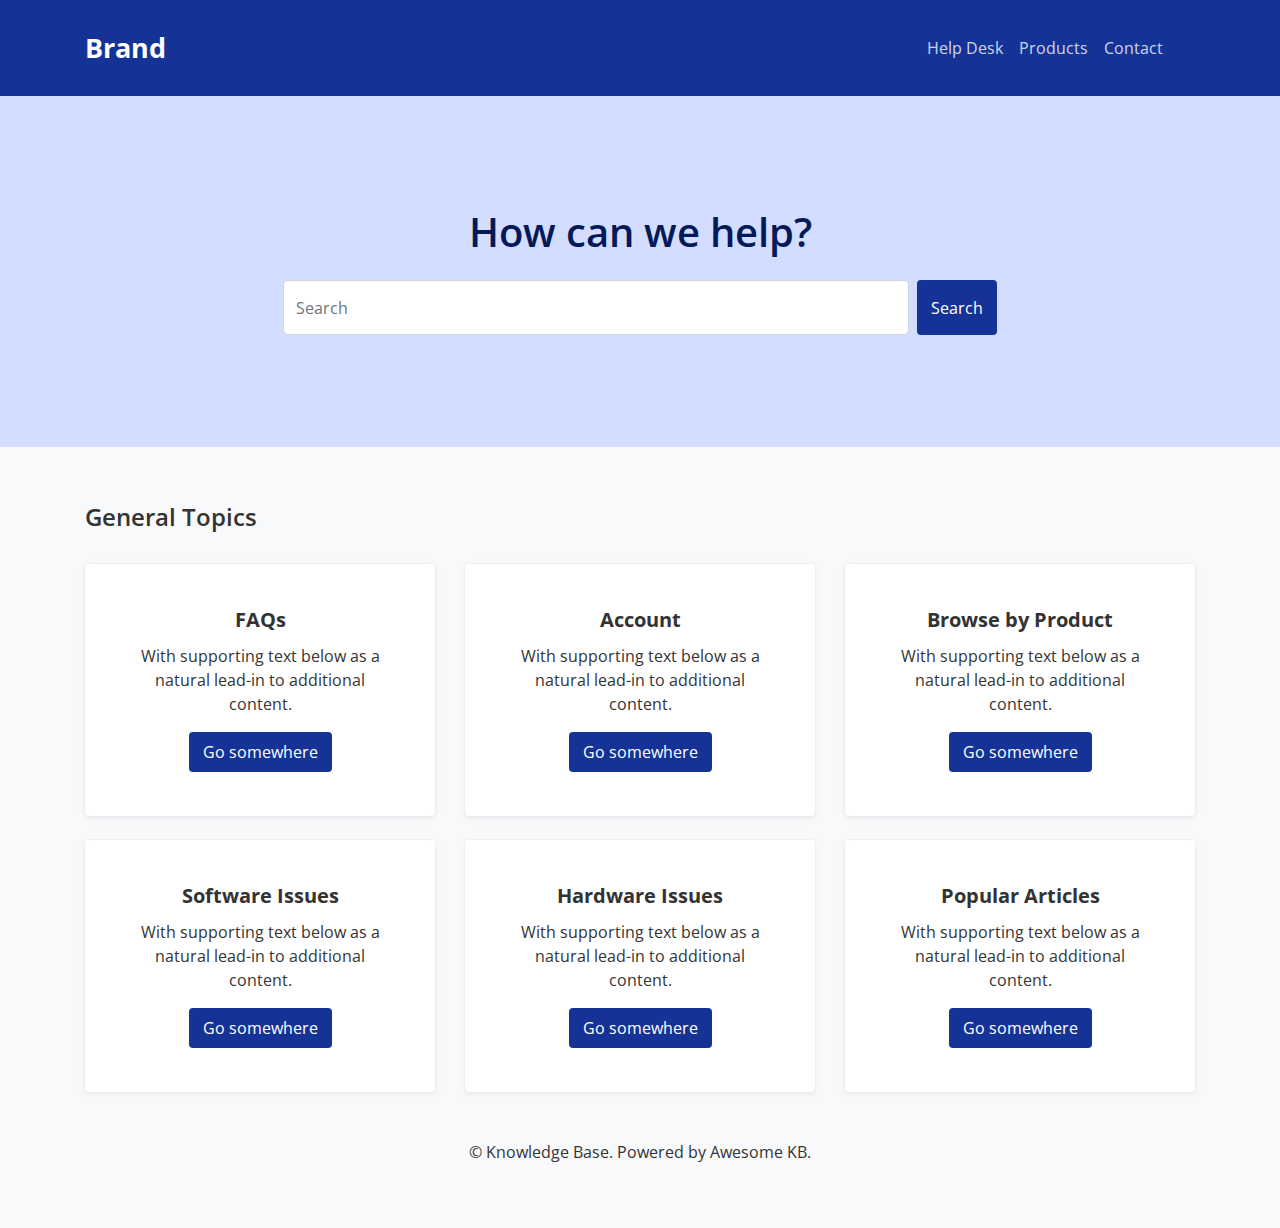
<file: index.html>
<!DOCTYPE html>
<html lang="en">
<head>
    <meta charset="UTF-8">
    <meta name="viewport" content="width=device-width, initial-scale=1.0">
    <link rel="stylesheet" href="https://stackpath.bootstrapcdn.com/bootstrap/4.4.1/css/bootstrap.min.css" integrity="sha384-Vkoo8x4CGsO3+Hhxv8T/Q5PaXtkKtu6ug5TOeNV6gBiFeWPGFN9MuhOf23Q9Ifjh" crossorigin="anonymous">
    <link rel = "stylesheet" href = "css/style.css">
    <link href="https://fonts.googleapis.com/css?family=Open+Sans:400,700&display=swap" rel="stylesheet"> 

    <title>Knowledge Base</title>
</head>
<body class = "bg-light">
    <nav class = "p-1 navbar navbar-dark navbar-expand-lg navbar-default" role = "navigation">
        <div class = "container">
            <a class = "navbar-brand" href = "#">Brand</a>
            <button class="navbar-toggler" type="button" data-toggle="collapse" data-target="#navbarNav" aria-controls="navbarNav" aria-expanded="false" aria-label="Toggle navigation">
                <span class="navbar-toggler-icon"></span>
            </button>
            <div class="collapse navbar-collapse justify-content-end" id="navbarNav">
                <ul class = "menu navbar-nav nav text-center p-4">
                    <li class = "nav-item"><a class = "nav-link" href = "category-slug.html">Help Desk<span class="sr-only">(current)</span></a></li>
                    <li class = "nav-item"><a class = "nav-link" href = "#">Products</a></li>
                    <li class = "nav-item"><a class = "nav-link" href = "#">Contact</a></li>
                </ul>
            </div>
        </div>
    </nav>
    <header id = "search-docs" class = "jumbotron jumbotron-fluid">
        <div class="container text-center p-5">
            <h1>How can we help?</h1>
            
            <form class="form-inline justify-content-center pt-3">
                <input class="form-control mr-sm-2" type="search" placeholder="Search" aria-label="Search">
                <button class="btn my-2 my-sm-0" type="submit">Search</button>
            </form> 
            
        </div>
        <!--Background-->
        <!--Text-->
    </header>
    <section id = "content-area" class = "container pt-4 pb-4 ">
        <!--Header Text-->
        <h4 class = "pb-4">General Topics</h4>
        
        <section class = "category-list">
            <div class="row text-center">
                <div class="col-sm-12 col-md-6 col-lg-4 pb-4">
                  <div class="card p-4">
                    <div class="card-body">
                      <h5 class="card-title">FAQs</h5>
                      <p class="card-text">With supporting text below as a natural lead-in to additional content.</p>
                      <a href="#" class="btn btn-primary">Go somewhere</a>
                    </div>
                  </div>
                </div>
                <div class="col-sm-12 col-md-6 col-lg-4 pb-4">
                  <div class="card p-4">
                    <div class="card-body">
                      <h5 class="card-title">Account</h5>
                      <p class="card-text">With supporting text below as a natural lead-in to additional content.</p>
                      <a href="#" class="btn btn-primary">Go somewhere</a>
                    </div>
                  </div>
                </div>
                <div class="col-sm-12 col-md-6 col-lg-4 pb-4">
                    <div class="card p-4">
                      <div class="card-body">
                        <h5 class="card-title">Browse by Product</h5>
                        <p class="card-text">With supporting text below as a natural lead-in to additional content.</p>
                        <a href="#" class="btn btn-primary">Go somewhere</a>
                      </div>
                    </div>
                  </div>
                  <div class="col-sm-12 col-md-6 col-lg-4 pb-4">
                    <div class="card p-4">
                      <div class="card-body">
                        <h5 class="card-title">Software Issues</h5>
                        <p class="card-text">With supporting text below as a natural lead-in to additional content.</p>
                        <a href="#" class="btn btn-primary">Go somewhere</a>
                      </div>
                    </div>
                  </div>
                  <div class="col-sm-12 col-md-6 col-lg-4 pb-4">
                    <div class="card p-4">
                      <div class="card-body">
                        <h5 class="card-title">Hardware Issues</h5>
                        <p class="card-text">With supporting text below as a natural lead-in to additional content.</p>
                        <a href="#" class="btn btn-primary">Go somewhere</a>
                      </div>
                    </div>
                  </div>
                  <div class="col-sm-12 col-md-6 col-lg-4 pb-4">
                    <div class="card p-4">
                      <div class="card-body">
                        <h5 class="card-title">Popular Articles</h5>
                        <p class="card-text">With supporting text below as a natural lead-in to additional content.</p>
                        <a href="#" class="btn btn-primary">Go somewhere</a>
                      </div>
                    </div>
                  </div>
              </div>
        </section>
        <!--Header Text-->
        
        <!--Grid for cards; check out https://getbootstrap.com/docs/4.4/components/card/ -->
    </section>
    <footer class = "footer container text-center pb-5">
      <p>&copy; Knowledge Base. Powered by Awesome KB. </p>
    </footer>

    <script src="https://code.jquery.com/jquery-3.4.1.slim.min.js" integrity="sha384-J6qa4849blE2+poT4WnyKhv5vZF5SrPo0iEjwBvKU7imGFAV0wwj1yYfoRSJoZ+n" crossorigin="anonymous"></script>
    <script src="https://cdn.jsdelivr.net/npm/popper.js@1.16.0/dist/umd/popper.min.js" integrity="sha384-Q6E9RHvbIyZFJoft+2mJbHaEWldlvI9IOYy5n3zV9zzTtmI3UksdQRVvoxMfooAo" crossorigin="anonymous"></script>
    <script src="https://stackpath.bootstrapcdn.com/bootstrap/4.4.1/js/bootstrap.min.js" integrity="sha384-wfSDF2E50Y2D1uUdj0O3uMBJnjuUD4Ih7YwaYd1iqfktj0Uod8GCExl3Og8ifwB6" crossorigin="anonymous"></script>  
</body>
</html>
</file>
<file: css/style.css>
/*Theme Name: Knowledge Base
Author: Brie Brie
*/
/*Color Vars */
/*-------------------------------------------------------------------
>>>>>>>>>>>>TABLE OF CONTENTS:
---------------------------------------------------------------------

Navigation Bar
Front Page (index.html)
KB Article Template (article.html)
Media Queries

------------------------------------------------------------------*/
* {
  margin: 0;
  padding: 0;
  -webkit-box-sizing: border-box;
          box-sizing: border-box;
}

body {
  font-family: 'Open Sans', sans-serif;
  color: #333;
}

h1, h2, h3, h4, h5, h6 {
  font-weight: bold;
}

.btn {
  border: 2px solid #153397;
  background-color: #153397;
  color: white;
  -webkit-transition: 0.3s;
  transition: 0.3s;
}

.btn:hover {
  background-color: #041957;
  color: white;
  border: 2px solid #041957;
}

/*-------------------------Navigation Bar------------------------------------*/
.top-nav {
  list-style: none;
}

.top-nav a {
  color: rgba(255, 255, 255, 0.8);
  -webkit-transition: 0.3s;
  transition: 0.3s;
}

.top-nav a:hover {
  text-decoration: none;
  color: white;
}

.navbar {
  background-color: #153397;
}

.navbar .navbar-brand {
  font-weight: bold;
  font-size: 1.7rem;
}

.navbar-dark .navbar-toggler {
  border: 0px;
}

.navbar-dark .navbar-nav .nav-link {
  color: rgba(255, 255, 255, 0.8);
  -webkit-transition: 0.3s;
  transition: 0.3s;
}

.navbar-dark .navbar-nav .nav-link:hover {
  color: white;
}

/* -------------------------------------------------------------------------*/
/*header {
    
    background-color: #D4E4FF;
    color: rgb(16, 49, 122) ;

    h1 {
        margin: 0 auto ;
    }
}*/
/*------------------------FRONT PAGE ---------------------------------*/
.jumbotron {
  background-color: #d2ddff;
}

.jumbotron h1 {
  color: #041957;
  font-weight: 600;
}

.jumbotron .form-control {
  width: 60%;
  height: 55px;
}

.jumbotron .btn {
  height: 55px;
}

#content-area h4 {
  font-weight: 600;
}

#content-area .card-title {
  font-weight: bold;
}

#content-area .card {
  -webkit-box-shadow: rgba(0, 0, 0, 0.03) 0px 0px 0px 1px, #f1f3f5 0px 2px 10px 0px, rgba(0, 0, 0, 0.05) 0px 3px 3px 0px;
          box-shadow: rgba(0, 0, 0, 0.03) 0px 0px 0px 1px, #f1f3f5 0px 2px 10px 0px, rgba(0, 0, 0, 0.05) 0px 3px 3px 0px;
  border: none;
}

/*------------------------------------------------------------------------*/
/*----------------------------ARTICLE TEMPLATE-----------------------------*/
.article-content ul {
  list-style: none;
}

.article-content #article-categories-list a {
  color: #041957;
}

.article-content #article-categories-list a:hover {
  color: rgba(41, 101, 230, 0.89);
  text-decoration: none;
}

.article-content .card {
  border: 3px solid #a3a3a3;
}

/*-------------------------------------------------------------------------*/
/*--------------------------Search Template----------------------------------*/
#search-results .result:not(:last-child) {
  padding-bottom: 1.5rem;
  border-bottom: 1px solid #E5E9EC;
}

/*-------------------------------------------------------------------------*/
/*--------------------------Posts by Category Template----------------------------------*/
.heading-underline {
  border-bottom: 6px solid #153397;
  width: 40%;
}

/*-------------------------------------------------------------------------*/
/*--------------------------Sidebar Template----------------------------------*/
li.page_item {
  padding-bottom: 1.5rem;
}

/*-------------------------------------------------------------------------*/
/*--------------------------Media Queries----------------------------------*/
@media (max-width: 576px) {
  .navbar-brand {
    padding-left: .7rem;
  }
  h4 {
    text-align: center;
  }
  /*li.nav-item {
        padding-bottom: 1.5rem;
    } <doesn't work with wordpress ; only bootstrap alone*/
  .top-nav li {
    padding-bottom: 1.8rem;
  }
  .heading-underline {
    border-bottom: 6px solid #153397;
    width: 70%;
  }
  /*----------Article Template----------*/
  .article-content #article-categories-list h5, .article-content #article-categories-list ul {
    text-align: center;
  }
  .article-content #article-categories-list ul {
    padding-bottom: 1.5rem;
  }
}

@media (max-width: 768px) {
  h4 {
    text-align: center;
  }
}

@media (min-width: 960px) {
  /*Fixes nav-item padding on large screens*/
  /*li.nav-item {
        &:not(:last-child){
            padding-right: 1.5rem ;
        }
    }<--Rule only works with bootstrap, not wordpress*/
  .top-nav {
    list-style: none;
    display: -webkit-box;
    display: -ms-flexbox;
    display: flex;
  }
  .top-nav li:not(:last-child) {
    padding-right: 2.5rem;
  }
  .menu-nav-top-container {
    width: 100%;
  }
}
/*# sourceMappingURL=style.css.map */
</file>
